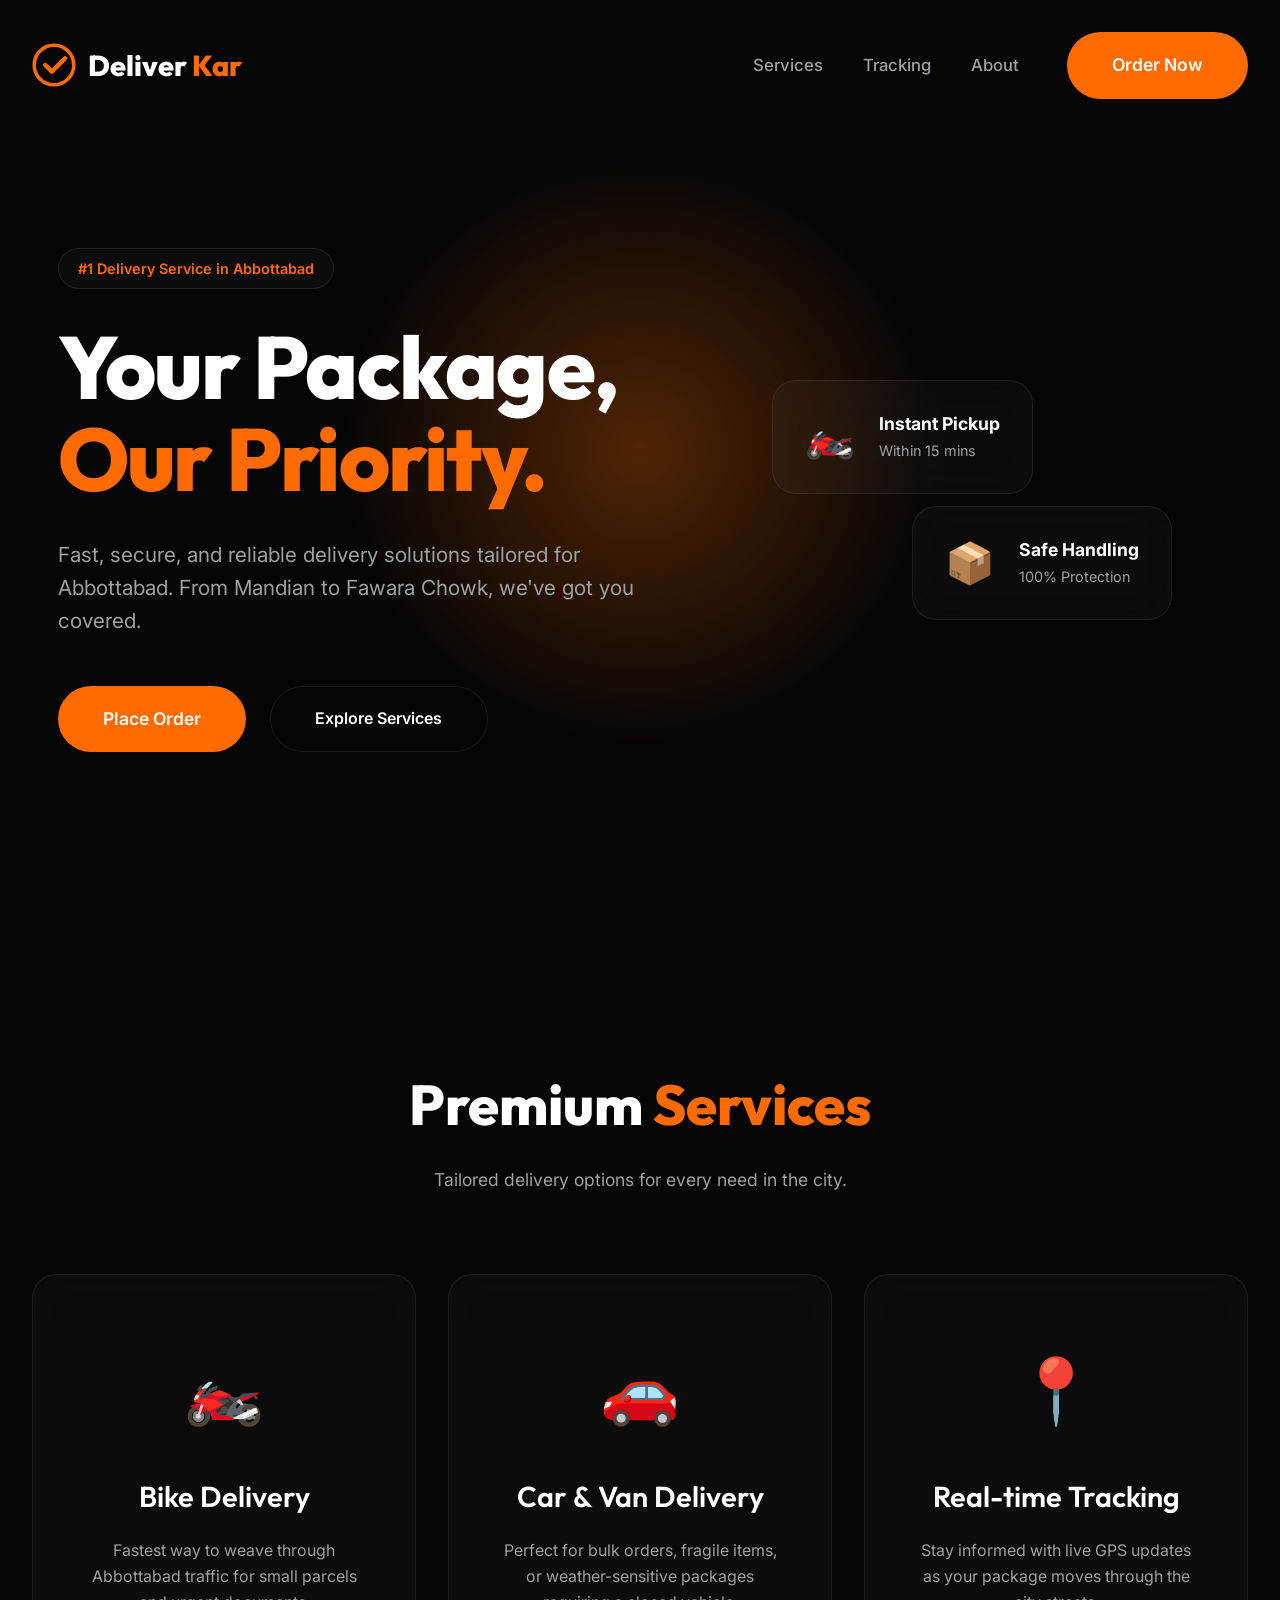
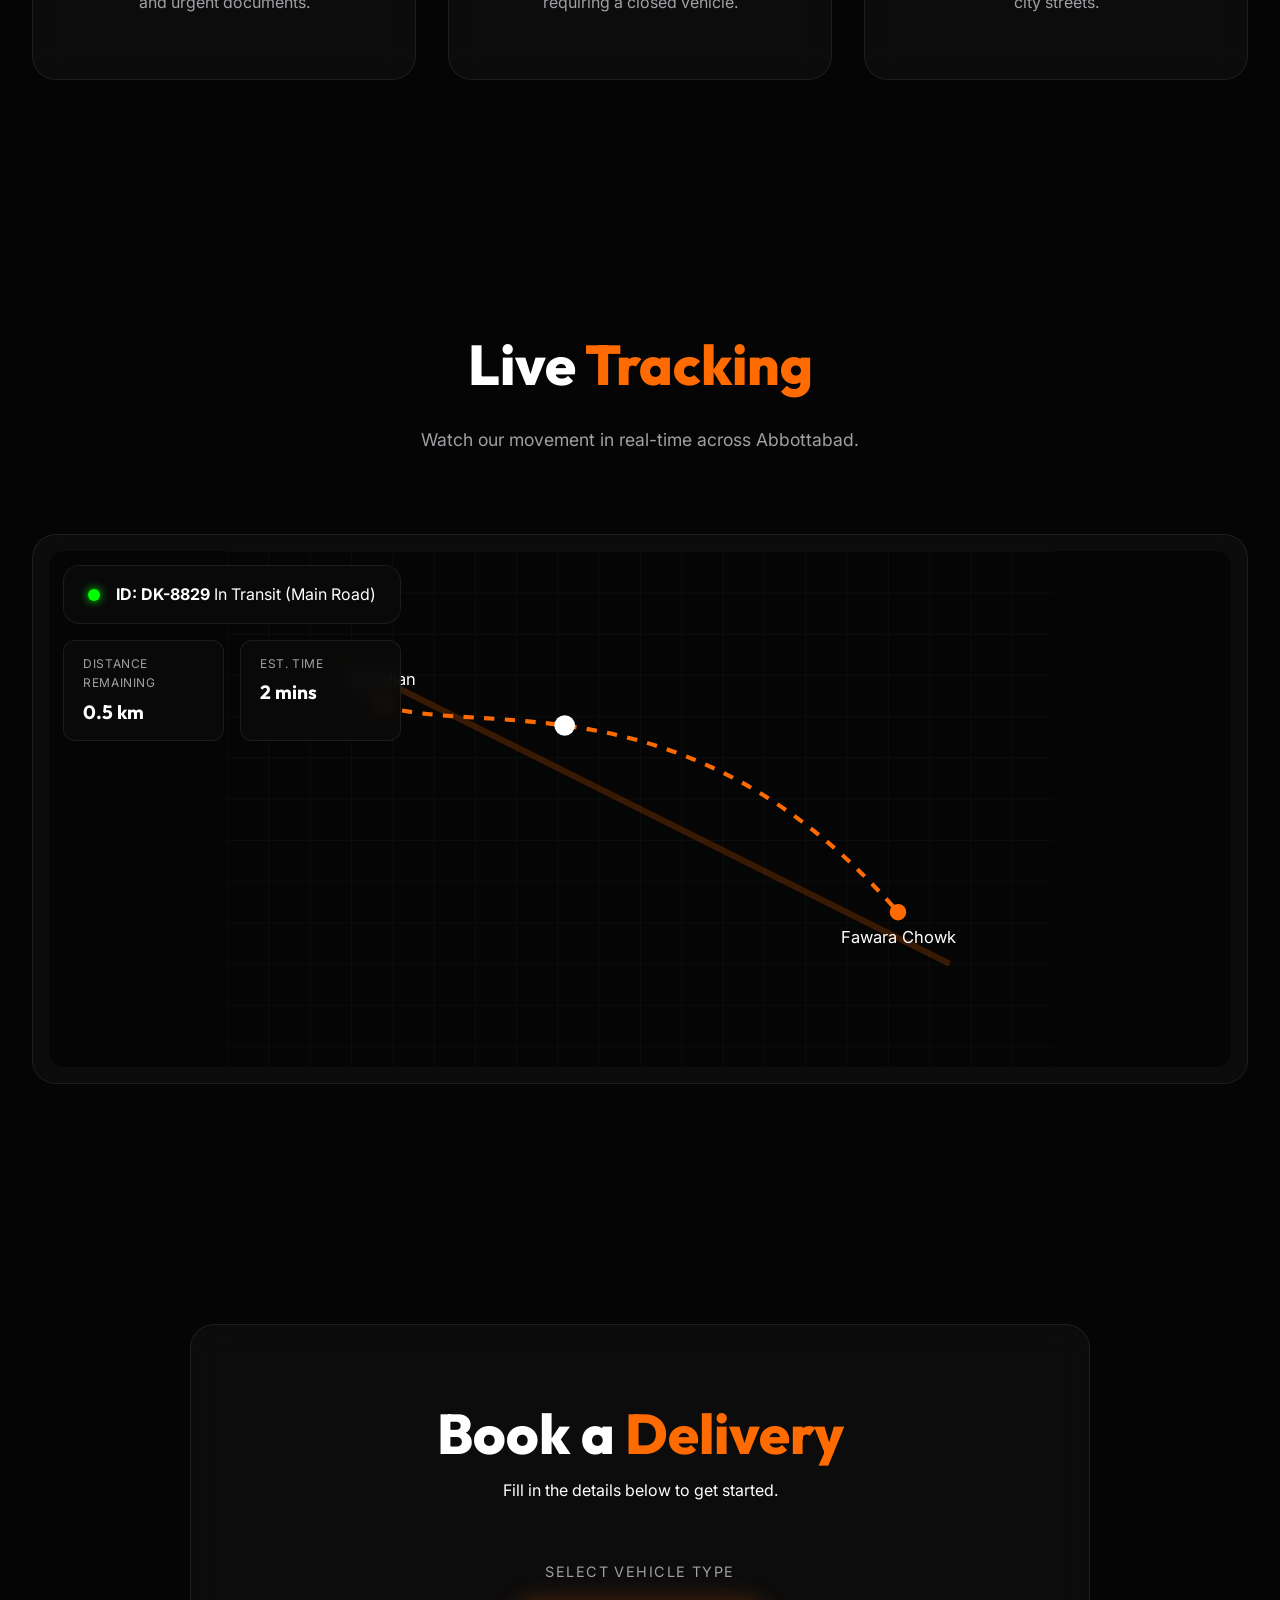
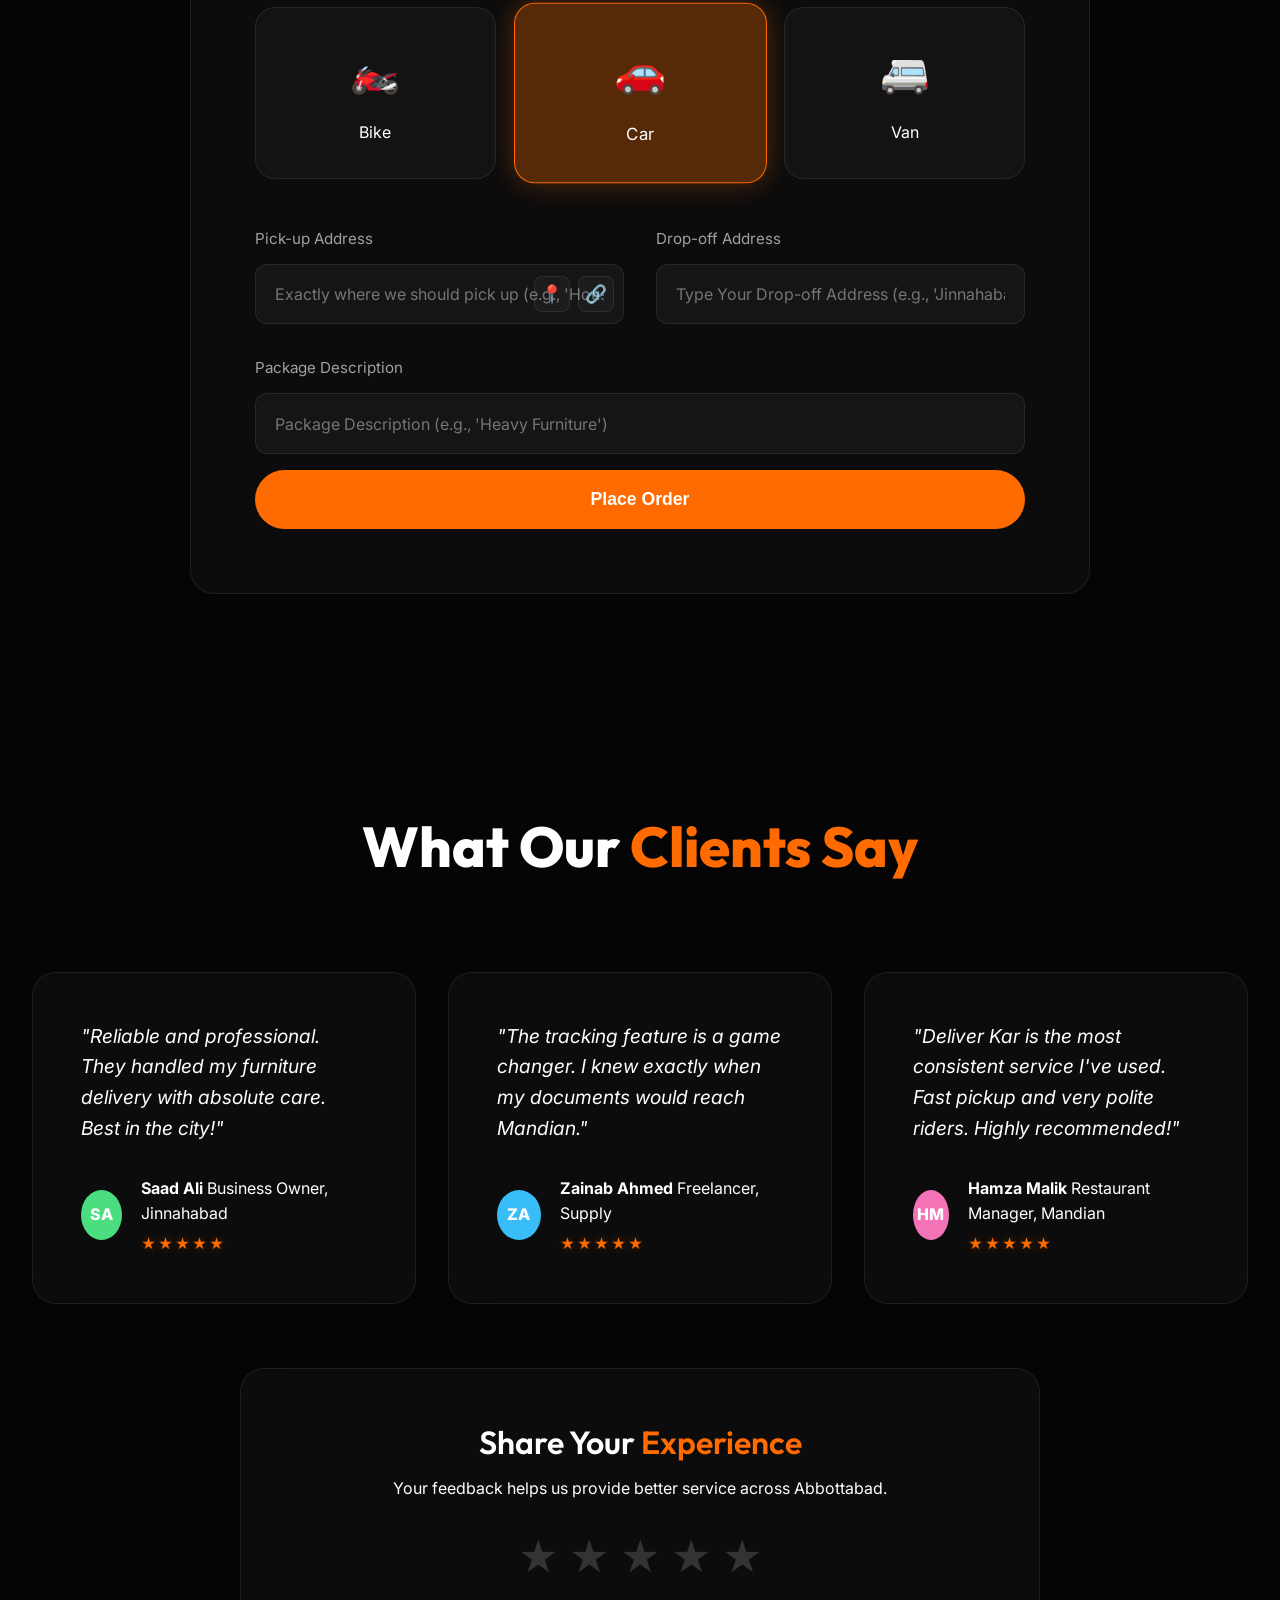
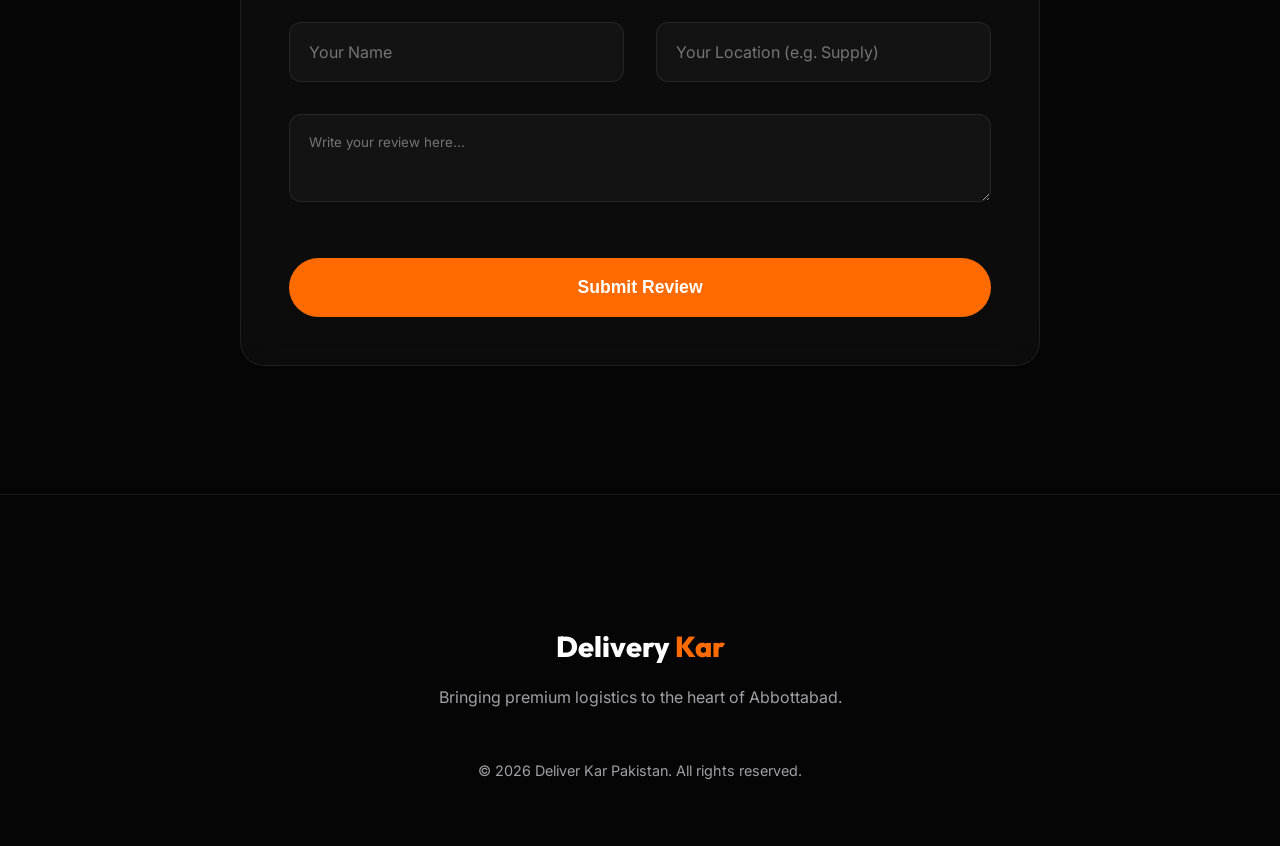
<file: index.html>
<!DOCTYPE html>
<html lang="en">

<head>
    <meta charset="UTF-8">
    <meta name="viewport" content="width=device-width, initial-scale=1.0">
    <title>Deliver Kar | Premium Logistics in Abbottabad</title>
    <meta name="description"
        content="Abbottabad's premium delivery service. Bike, Car, and Van delivery with real-time tracking across the city.">
    <!-- Google Fonts -->
    <link rel="preconnect" href="https://fonts.googleapis.com">
    <link rel="preconnect" href="https://fonts.gstatic.com" crossorigin>
    <link
        href="https://fonts.googleapis.com/css2?family=Outfit:wght@300;400;600;800&family=Inter:wght@300;400;600&display=swap"
        rel="stylesheet">
    <link rel="stylesheet" href="index.css">
</head>

<body>

    <header id="header">
        <div class="container nav-container">
            <a href="#" class="logo">
                <div class="logo-box">
                    <svg class="logo-svg" viewBox="0 0 100 100" fill="none" xmlns="http://www.w3.org/2000/svg">
                        <circle cx="50" cy="50" r="45" stroke="#FF6B00" stroke-width="8" />
                        <path d="M30 50L45 65L75 35" stroke="#FF6B00" stroke-width="10" stroke-linecap="round"
                            stroke-linejoin="round" />
                    </svg>
                </div>
                <span>Deliver <span class="accent-text">Kar</span></span>
            </a>

            <nav class="desktop-nav">
                <ul class="nav-links">
                    <li><a href="#services">Services</a></li>
                    <li><a href="#tracking">Tracking</a></li>
                    <li><a href="#about">About</a></li>
                </ul>
                <a href="#booking" class="btn-primary">Order Now</a>
            </nav>

            <button class="mobile-menu-btn" aria-label="Toggle Menu">
                <div class="hamburger"></div>
            </button>
        </div>

        <!-- Mobile Dropdown -->
        <div class="mobile-nav-tray">
            <ul class="mobile-nav-links">
                <li><a href="#services">Services</a></li>
                <li><a href="#tracking">Tracking</a></li>
                <li><a href="#about">About</a></li>
                <li><a href="#booking" class="btn-primary">Order Now</a></li>
            </ul>
        </div>
    </header>

    <main>
        <!-- Hero Section -->
        <section class="hero">
            <div class="container hero-grid">
                <div class="hero-content">
                    <span class="badge">#1 Delivery Service in Abbottabad</span>
                    <h1>Your Package, <br><span class="accent-text">Our Priority.</span></h1>
                    <p>Fast, secure, and reliable delivery solutions tailored for Abbottabad. From Mandian to Fawara
                        Chowk, we've got you covered.</p>
                    <div class="hero-actions">
                        <a href="#booking" class="btn-primary">Place Order</a>
                        <a href="#services" class="btn-secondary">Explore Services</a>
                    </div>
                </div>
                <div class="hero-visual">
                    <div class="floating-card glass-card">
                        <div class="card-icon">🏍️</div>
                        <div class="card-text">
                            <strong>Instant Pickup</strong>
                            <span>Within 15 mins</span>
                        </div>
                    </div>
                    <div class="floating-card glass-card">
                        <div class="card-icon">📦</div>
                        <div class="card-text">
                            <strong>Safe Handling</strong>
                            <span>100% Protection</span>
                        </div>
                    </div>
                </div>
            </div>
        </section>

        <!-- Services Section -->
        <section id="services" class="services">
            <div class="container">
                <div class="section-header">
                    <h2 class="section-title">Premium <span class="accent-text">Services</span></h2>
                    <p>Tailored delivery options for every need in the city.</p>
                </div>
                <div class="services-grid">
                    <div class="service-box glass-card clickable-service" id="service-bike" data-service="bike">
                        <div class="service-icon-wrapper">🏍️</div>
                        <h3>Bike Delivery</h3>
                        <p>Fastest way to weave through Abbottabad traffic for small parcels and urgent documents.</p>
                    </div>
                    <div class="service-box glass-card clickable-service" id="service-car" data-service="car">
                        <div class="service-icon-wrapper">🚗</div>
                        <h3>Car & Van Delivery</h3>
                        <p>Perfect for bulk orders, fragile items, or weather-sensitive packages requiring a closed
                            vehicle.</p>
                    </div>
                    <div class="service-box glass-card clickable-service" id="service-tracking" data-service="tracking">
                        <div class="service-icon-wrapper">📍</div>
                        <h3>Real-time Tracking</h3>
                        <p>Stay informed with live GPS updates as your package moves through the city streets.</p>
                    </div>
                </div>
            </div>
        </section>

        <!-- Live Tracking Section -->
        <section id="tracking" class="live-tracking">
            <div class="container">
                <div class="section-header">
                    <h2 class="section-title">Live <span class="accent-text">Tracking</span></h2>
                    <p>Watch our movement in real-time across Abbottabad.</p>
                </div>
                <div class="map-container glass-card">
                    <div class="map-overlay">
                        <div class="map-header">
                            <div class="tracking-info">
                                <span class="status-indicator"></span>
                                <div>
                                    <strong>ID: <span id="track-id">DK-8829</span></strong>
                                    <span id="track-status">In Transit (Mandian → Fawara Chowk)</span>
                                </div>
                            </div>
                        </div>
                        <div class="tracking-dashboard">
                            <div class="metric-card">
                                <span class="metric-label">Distance Remaining</span>
                                <span class="metric-value"><span id="distance-val">4.2</span> km</span>
                            </div>
                            <div class="metric-card">
                                <span class="metric-label">Est. Time</span>
                                <span class="metric-value"><span id="time-val">12</span> mins</span>
                            </div>
                        </div>
                    </div>
                    <div class="map-canvas" id="abbottabad-map">
                        <!-- Stylized SVG Map of Abbottabad -->
                        <svg viewBox="0 0 800 500" class="city-map">
                            <!-- Background Grid -->
                            <pattern id="grid" width="40" height="40" patternUnits="userSpaceOnUse">
                                <path d="M 40 0 L 0 0 0 40" fill="none" stroke="rgba(255,255,255,0.05)"
                                    stroke-width="1" />
                            </pattern>
                            <rect width="100%" height="100%" fill="url(#grid)" />

                            <!-- Road Paths (Stylized) -->
                            <path class="road-path" d="M 100 100 L 700 400" stroke="rgba(255,107,0,0.2)"
                                stroke-width="6" fill="none" />
                            <path id="delivery-route" d="M 150 150 C 250 180, 450 120, 650 350" stroke="#FF6B00"
                                stroke-width="4" fill="none" stroke-dasharray="10,10" />

                            <!-- Landmarks -->
                            <g class="landmark" transform="translate(150, 150)">
                                <circle r="8" fill="#FF6B00" />
                                <text y="-20" text-anchor="middle" fill="white">Mandian</text>
                            </g>
                            <g class="landmark" transform="translate(650, 350)">
                                <circle r="8" fill="#FF6B00" />
                                <text y="30" text-anchor="middle" fill="white">Fawara Chowk</text>
                            </g>

                            <!-- Moving Delivery Icon -->
                            <circle class="moving-pkg" r="10" fill="white">
                                <animateMotion dur="10s" repeatCount="indefinite"
                                    path="M 150 150 C 250 180, 450 120, 650 350" />
                            </circle>
                        </svg>
                    </div>
                </div>
            </div>
        </section>

        <!-- Booking Form Section -->
        <section id="booking" class="booking-section">
            <div class="container">
                <div class="booking-wrapper glass-card">
                    <div class="booking-header">
                        <h2 class="section-title">Book a <span class="accent-text">Delivery</span></h2>
                        <p>Fill in the details below to get started.</p>
                    </div>

                    <form id="order-form" class="order-form">
                        <div class="vehicle-selection">
                            <label>Select Vehicle Type</label>
                            <div class="vehicle-options">
                                <div class="vehicle-card" data-vehicle="bike">
                                    <div class="v-icon">🏍️</div>
                                    <span>Bike</span>
                                </div>
                                <div class="vehicle-card active" data-vehicle="car">
                                    <div class="v-icon">🚗</div>
                                    <span>Car</span>
                                </div>
                                <div class="vehicle-card" data-vehicle="van">
                                    <div class="v-icon">🚐</div>
                                    <span>Van</span>
                                </div>
                            </div>
                        </div>

                        <div class="form-grid">
                            <div class="form-group">
                                <label for="pickup">Pick-up Address</label>
                                <div class="input-with-action">
                                    <input type="text" id="pickup"
                                        placeholder="Exactly where we should pick up (e.g., 'House #12, St 3, Supply')"
                                        required>
                                    <div class="input-actions">
                                        <button type="button" id="get-location" class="input-action-btn"
                                            title="Use Current Location">📍</button>
                                        <button type="button" id="share-address" class="input-action-btn"
                                            title="Share Address">🔗</button>
                                    </div>
                                </div>
                            </div>
                            <div class="form-group">
                                <label for="dropoff">Drop-off Address</label>
                                <input type="text" id="dropoff"
                                    placeholder="Type Your Drop-off Address (e.g., 'Jinnahabad')" required>
                            </div>
                            <div class="form-group full-width">
                                <label for="description">Package Description</label>
                                <input type="text" id="description"
                                    placeholder="Package Description (e.g., 'Heavy Furniture')" required>
                            </div>
                        </div>

                        <button type="submit" class="btn-primary btn-large">Place Order</button>
                    </form>
                </div>
            </div>
        </section>

        <!-- Testimonials -->
        <section class="testimonials">
            <div class="container">
                <div class="section-header">
                    <h2 class="section-title">What Our <span class="accent-text">Clients Say</span></h2>
                </div>
                <div class="testimonials-grid">
                    <div class="testimonial-card glass-card">
                        <p>"Reliable and professional. They handled my furniture delivery with absolute care. Best in
                            the city!"</p>
                        <div class="user-meta">
                            <div class="user-avatar" style="background: #4ade80;">SA</div>
                            <div>
                                <strong>Saad Ali</strong>
                                <span>Business Owner, Jinnahabad</span>
                                <div class="static-stars">★★★★★</div>
                            </div>
                        </div>
                    </div>
                    <div class="testimonial-card glass-card">
                        <p>"The tracking feature is a game changer. I knew exactly when my documents would reach
                            Mandian."</p>
                        <div class="user-meta">
                            <div class="user-avatar" style="background: #38bdf8;">ZA</div>
                            <div>
                                <strong>Zainab Ahmed</strong>
                                <span>Freelancer, Supply</span>
                                <div class="static-stars">★★★★★</div>
                            </div>
                        </div>
                    </div>
                    <div class="testimonial-card glass-card">
                        <p>"Deliver Kar is the most consistent service I've used. Fast pickup and very polite riders.
                            Highly recommended!"</p>
                        <div class="user-meta">
                            <div class="user-avatar" style="background: #f472b6;">HM</div>
                            <div>
                                <strong>Hamza Malik</strong>
                                <span>Restaurant Manager, Mandian</span>
                                <div class="static-stars">★★★★★</div>
                            </div>
                        </div>
                    </div>
                </div>

                <!-- Add Review Section -->
                <div class="add-review-section">
                    <div class="review-box glass-card">
                        <h3>Share Your <span class="accent-text">Experience</span></h3>
                        <p>Your feedback helps us provide better service across Abbottabad.</p>

                        <form id="review-form">
                            <div id="star-rating" class="star-rating">
                                <span class="star" data-rating="1">★</span>
                                <span class="star" data-rating="2">★</span>
                                <span class="star" data-rating="3">★</span>
                                <span class="star" data-rating="4">★</span>
                                <span class="star" data-rating="5">★</span>
                            </div>

                            <div class="form-grid">
                                <div class="form-group">
                                    <input type="text" id="review-name" placeholder="Your Name" required>
                                </div>
                                <div class="form-group">
                                    <input type="text" id="review-location" placeholder="Your Location (e.g. Supply)"
                                        required>
                                </div>
                                <div class="form-group full-width">
                                    <textarea id="review-text" rows="3" placeholder="Write your review here..."
                                        required></textarea>
                                </div>
                            </div>

                            <button type="submit" class="btn-primary btn-large">Submit Review</button>
                        </form>

                        <div id="review-success" class="review-success-msg" style="display: none;">
                            <div class="success-icon">✨</div>
                            <h4>Thank You!</h4>
                            <p>Your review has been submitted successfully.</p>
                        </div>
                    </div>
                </div>
            </div>
        </section>
    </main>

    <footer>
        <div class="container footer-grid">
            <div class="footer-brand">
                <a href="#" class="logo">
                    <span>Delivery <span class="accent-text">Kar</span></span>
                </a>
                <p>Bringing premium logistics to the heart of Abbottabad.</p>
            </div>
            <div class="footer-bottom">
                <p>&copy; 2026 Deliver Kar Pakistan. All rights reserved.</p>
            </div>
        </div>
    </footer>

    <!-- Service Modal -->
    <div id="service-modal" class="modal">
        <div class="modal-overlay"></div>
        <div class="modal-content glass-card">
            <button class="close-modal" aria-label="Close Modal">&times;</button>
            <div class="modal-inner">
                <div class="modal-icon-header" id="modal-icon">🏍️</div>
                <h2 id="modal-title" class="section-title">Service Name</h2>
                <div id="modal-body" class="modal-body">
                    <!-- Dynamic Content -->
                </div>
                <div id="tracker-input-flow" class="tracker-input-container" style="display: none;">
                    <div class="input-glow-wrapper">
                        <input type="text" id="order-id-input" placeholder="Enter Order ID (e.g., DK-8829)"
                            maxlength="10">
                        <div class="input-line"></div>
                    </div>
                    <p class="input-hint">Enter your 10-digit ID to begin live tracking.</p>
                </div>
                <div class="modal-footer">
                    <button class="btn-primary" id="modal-action-btn">Book This Service</button>
                    <button class="btn-primary" id="modal-track-btn" style="display: none;">Track Now</button>
                </div>
            </div>
        </div>
    </div>

    <script src="script.js"></script>
</body>

</html>
</file>
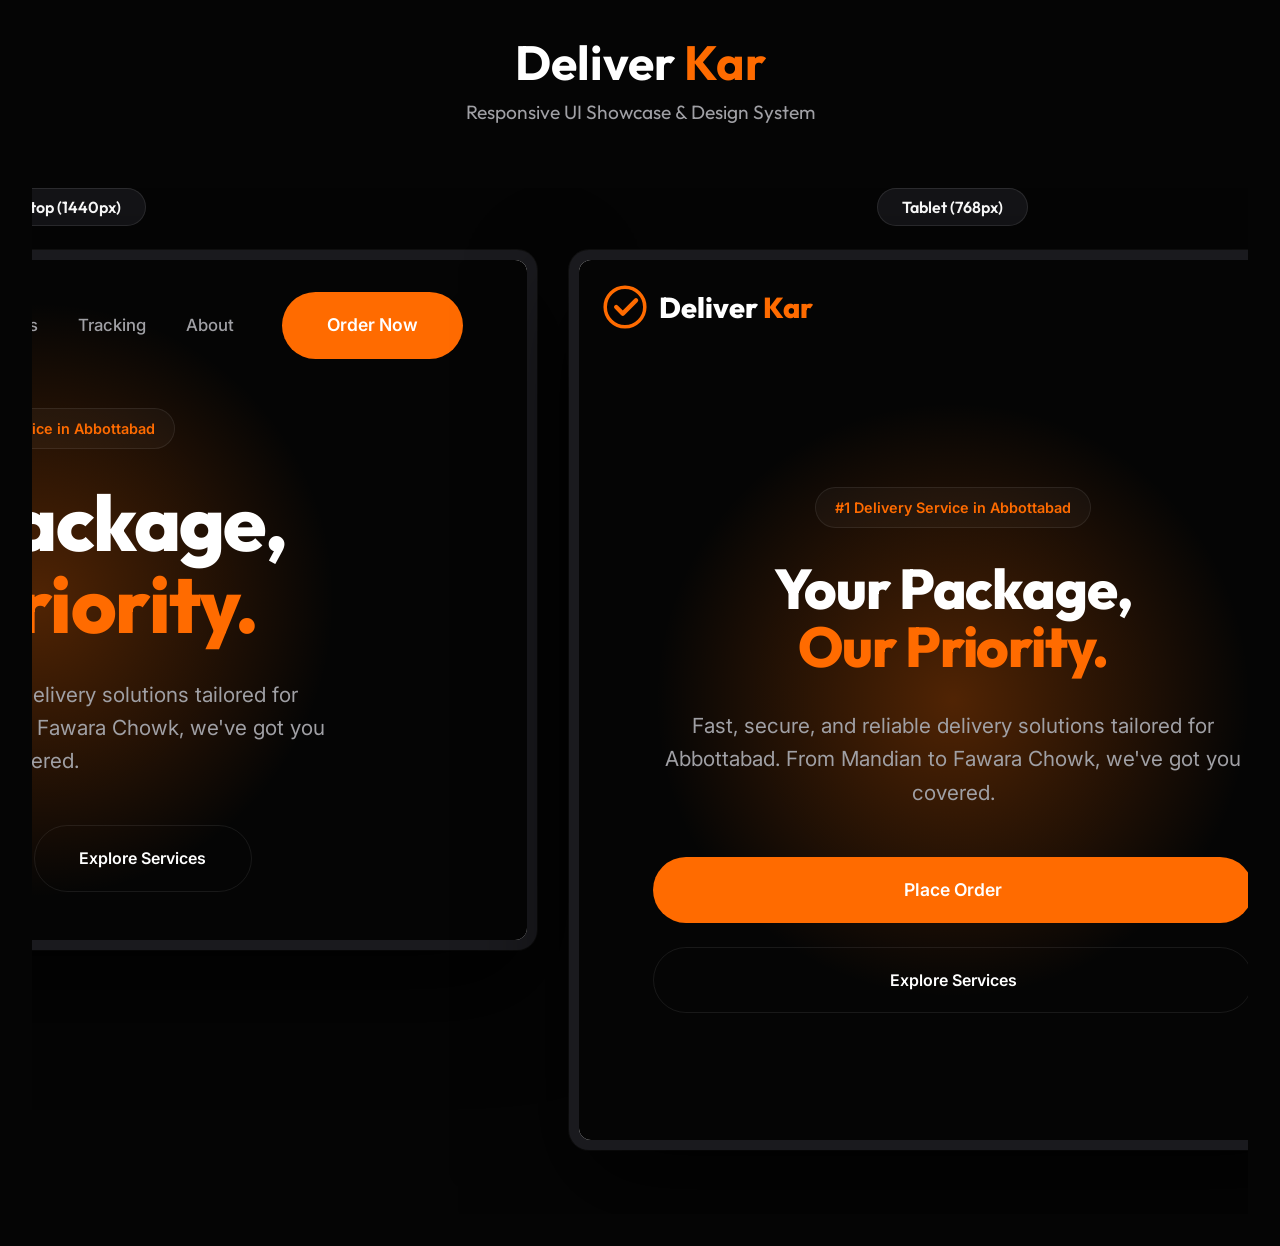
<file: showcase.html>
<!DOCTYPE html>
<html lang="en">

<head>
    <meta charset="UTF-8">
    <meta name="viewport" content="width=device-width, initial-scale=1.0">
    <title>Deliver Kar | UI Showcase</title>
    <link href="https://fonts.googleapis.com/css2?family=Outfit:wght@400;700&display=swap" rel="stylesheet">
    <style>
        :root {
            --bg: #050505;
            --accent: #FF6B00;
            --card: #141417;
            --text: #ffffff;
        }

        * {
            margin: 0;
            padding: 0;
            box-sizing: border-box;
        }

        body {
            background-color: var(--bg);
            color: var(--text);
            font-family: 'Outfit', sans-serif;
            overflow-x: hidden;
            padding: 2rem;
        }

        header {
            text-align: center;
            margin-bottom: 4rem;
        }

        h1 {
            font-size: 3rem;
            margin-bottom: 0.5rem;
        }

        p {
            color: #a0a0a5;
            font-size: 1.2rem;
        }

        .showcase-grid {
            display: flex;
            gap: 2rem;
            justify-content: center;
            align-items: flex-start;
            flex-wrap: nowrap;
            overflow-x: auto;
            padding-bottom: 4rem;
        }

        .device-wrapper {
            display: flex;
            flex-direction: column;
            gap: 1.5rem;
            align-items: center;
        }

        .device-label {
            background: var(--card);
            padding: 0.5rem 1.5rem;
            border-radius: 100px;
            border: 1px solid rgba(255, 255, 255, 0.1);
            font-weight: 600;
        }

        .iframe-container {
            background: #1a1a1e;
            border-radius: 20px;
            padding: 10px;
            box-shadow: 0 40px 100px rgba(0, 0, 0, 0.8), 0 0 0 1px rgba(255, 255, 255, 0.05);
            position: relative;
        }

        /* Responsive Framing */
        .desktop {
            width: 1000px;
            height: 700px;
        }

        .tablet {
            width: 768px;
            height: 900px;
        }

        .mobile {
            width: 375px;
            height: 750px;
        }

        iframe {
            width: 100%;
            height: 100%;
            border: none;
            border-radius: 12px;
            background: white;
        }

        /* Scrollbar styling */
        .showcase-grid::-webkit-scrollbar {
            height: 8px;
        }

        .showcase-grid::-webkit-scrollbar-track {
            background: var(--bg);
        }

        .showcase-grid::-webkit-scrollbar-thumb {
            background: var(--card);
            border-radius: 4px;
        }
    </style>
</head>

<body>
    <header>
        <h1>Deliver <span style="color:var(--accent)">Kar</span></h1>
        <p>Responsive UI Showcase & Design System</p>
    </header>

    <div class="showcase-grid">
        <!-- Desktop View -->
        <div class="device-wrapper">
            <div class="device-label">Wide Desktop (1440px)</div>
            <div class="iframe-container desktop">
                <iframe src="index.html" title="Desktop View"></iframe>
            </div>
        </div>

        <!-- Tablet View -->
        <div class="device-wrapper">
            <div class="device-label">Tablet (768px)</div>
            <div class="iframe-container tablet">
                <iframe src="index.html" title="Tablet View"></iframe>
            </div>
        </div>

        <!-- Mobile View -->
        <div class="device-wrapper">
            <div class="device-label">Mobile (375px)</div>
            <div class="iframe-container mobile">
                <iframe src="index.html" title="Mobile View"></iframe>
            </div>
        </div>
    </div>
</body>

</html>
</file>
<file: index.css>
:root {
    --primary: #FF6B00;
    --primary-light: #FF8533;
    --primary-glow: rgba(255, 107, 0, 0.3);
    --bg-darker: #050505;
    --bg-dark: #0A0A0B;
    --bg-card: #141417;
    --text-main: #FFFFFF;
    --text-muted: #A0A0A5;
    --glass: rgba(255, 255, 255, 0.03);
    --glass-border: rgba(255, 255, 255, 0.08);
    --transition: all 0.4s cubic-bezier(0.16, 1, 0.3, 1);
    --modal-glow: rgba(255, 107, 0, 0.6);
}

/* Base Styles */
* {
    margin: 0;
    padding: 0;
    box-sizing: border-box;
}

html {
    scroll-behavior: smooth;
}

body {
    font-family: 'Inter', sans-serif;
    background-color: var(--bg-darker);
    color: var(--text-main);
    line-height: 1.6;
    overflow-x: hidden;
}

h1,
h2,
h3,
.logo {
    font-family: 'Outfit', sans-serif;
}

.container {
    max-width: 1300px;
    margin: 0 auto;
    padding: 0 2rem;
}

.user-meta i {
    color: var(--primary);
}

.static-stars {
    color: var(--primary);
    font-size: 0.9rem;
    letter-spacing: 2px;
    margin-top: 5px;
    text-shadow: 0 0 10px var(--primary-glow);
}

.glass-card {
    background: var(--glass);
    backdrop-filter: blur(20px);
    -webkit-backdrop-filter: blur(20px);
    border: 1px solid var(--glass-border);
    border-radius: 24px;
    transition: var(--transition);
}

.accent-text {
    color: var(--primary) !important;
}

/* Typography */
h1,
h2,
h3 {
    color: white;
}

h1 {
    font-size: clamp(3rem, 8vw, 5.5rem);
    font-weight: 800;
    line-height: 1.05;
    letter-spacing: -0.02em;
}

h2 {
    font-size: clamp(2rem, 5vw, 3.5rem);
    font-weight: 800;
}

h3 {
    font-size: 1.8rem;
    font-weight: 600;
}

/* Buttons */
.btn-primary {
    display: inline-block;
    padding: 1.2rem 2.8rem;
    background: var(--primary);
    color: white;
    text-decoration: none;
    border-radius: 100px;
    font-weight: 600;
    font-size: 1.1rem;
    transition: var(--transition);
    border: none;
    cursor: pointer;
    text-align: center;
}

.btn-primary:hover {
    background: var(--primary-light);
    transform: translateY(-4px);
    box-shadow: 0 20px 40px var(--primary-glow);
}

.btn-secondary {
    display: inline-block;
    padding: 1.2rem 2.8rem;
    background: transparent;
    color: white;
    text-decoration: none;
    border-radius: 100px;
    font-weight: 600;
    border: 1px solid var(--glass-border);
    transition: var(--transition);
}

.btn-secondary:hover {
    background: var(--glass);
    border-color: var(--primary);
}

.btn-large {
    width: 100%;
    margin-top: 1rem;
}

/* Header */
header {
    position: fixed;
    top: 0;
    left: 0;
    width: 100%;
    z-index: 1000;
    padding: 2rem 0;
    transition: var(--transition);
}

header.scrolled {
    padding: 1rem 0;
    background: rgba(5, 5, 5, 0.85);
    backdrop-filter: blur(20px);
    border-bottom: 1px solid var(--glass-border);
}

.nav-container {
    display: flex;
    justify-content: space-between;
    align-items: center;
}

.logo {
    display: flex;
    align-items: center;
    gap: 12px;
    text-decoration: none;
    color: white;
    font-size: 1.8rem;
    font-weight: 800;
}

.logo-box {
    width: 44px;
    height: 44px;
}

.desktop-nav {
    display: flex;
    align-items: center;
    gap: 3rem;
}

.nav-links {
    display: flex;
    gap: 2.5rem;
    list-style: none;
}

.nav-links a {
    text-decoration: none;
    color: var(--text-muted);
    font-weight: 500;
    transition: var(--transition);
    font-size: 1.05rem;
}

.nav-links a:hover {
    color: var(--primary);
}

/* Mobile Menu */
.mobile-menu-btn {
    display: none;
    background: none;
    border: none;
    cursor: pointer;
    padding: 10px;
}

.hamburger {
    width: 28px;
    height: 2px;
    background: white;
    position: relative;
    transition: var(--transition);
}

.hamburger::before,
.hamburger::after {
    content: '';
    position: absolute;
    width: 100%;
    height: 2px;
    background: white;
    left: 0;
    transition: var(--transition);
}

.hamburger::before {
    top: -8px;
}

.hamburger::after {
    bottom: -8px;
}

.mobile-nav-tray {
    position: fixed;
    top: 0;
    right: -100%;
    width: 80%;
    height: 100vh;
    background: var(--bg-dark);
    z-index: 999;
    padding: 8rem 2rem;
    transition: 0.5s cubic-bezier(0.16, 1, 0.3, 1);
}

.mobile-nav-tray.active {
    right: 0;
    box-shadow: -20px 0 60px rgba(0, 0, 0, 0.5);
}

.mobile-nav-links {
    list-style: none;
    display: flex;
    flex-direction: column;
    gap: 2rem;
}

.mobile-nav-links a {
    text-decoration: none;
    color: white;
    font-size: 2rem;
    font-weight: 700;
    transition: var(--transition);
}

.mobile-nav-links a:hover {
    color: var(--primary);
    text-shadow: 0 0 20px var(--primary-glow);
    padding-left: 10px;
}

/* Hero Section */
.hero {
    min-height: 100vh;
    display: flex;
    align-items: center;
    padding-top: 100px;
    position: relative;
}

.hero::after {
    content: '';
    position: absolute;
    width: 600px;
    height: 600px;
    background: radial-gradient(circle, var(--primary-glow) 0%, transparent 70%);
    top: 50%;
    left: 50%;
    transform: translate(-50%, -50%);
    z-index: -1;
    pointer-events: none;
}

.hero-grid {
    display: grid;
    grid-template-columns: 1.2fr 1fr;
    gap: 4rem;
    align-items: center;
}

.badge {
    display: inline-block;
    padding: 0.5rem 1.2rem;
    background: var(--glass);
    border: 1px solid var(--glass-border);
    border-radius: 100px;
    font-size: 0.9rem;
    font-weight: 600;
    color: var(--primary);
    margin-bottom: 2rem;
}

.hero-content p {
    font-size: 1.3rem;
    color: var(--text-muted);
    margin: 2rem 0 3rem;
    max-width: 600px;
}

.hero-actions {
    display: flex;
    gap: 1.5rem;
}

.hero-visual {
    position: relative;
    height: 400px;
}

.floating-card {
    position: absolute;
    padding: 1.5rem 2rem;
    display: flex;
    align-items: center;
    gap: 1.5rem;
    animation: float 6s ease-in-out infinite;
}

.floating-card:nth-child(1) {
    top: 20%;
    left: 10%;
}

.floating-card:nth-child(2) {
    bottom: 20%;
    right: 10%;
    animation-delay: -3s;
}

.card-icon {
    font-size: 2.5rem;
}

.card-text strong {
    display: block;
    font-size: 1.1rem;
}

.card-text span {
    color: var(--text-muted);
    font-size: 0.9rem;
}

@keyframes float {

    0%,
    100% {
        transform: translateY(0);
    }

    50% {
        transform: translateY(-20px);
    }
}

/* Services */
.services {
    padding: 10rem 0;
}

.section-header {
    text-align: center;
    margin-bottom: 5rem;
}

.section-header p {
    color: var(--text-muted);
    margin-top: 1rem;
    font-size: 1.1rem;
}

.services-grid {
    display: grid;
    grid-template-columns: repeat(3, 1fr);
    gap: 2rem;
}

.service-box {
    padding: 4rem 3rem;
    text-align: center;
    transition: var(--transition);
    cursor: default;
}

.service-box.clickable-service {
    cursor: pointer;
    position: relative;
    overflow: hidden;
}

.service-box.clickable-service:hover {
    transform: translateY(-15px) scale(1.02);
    border-color: var(--primary);
    box-shadow: 0 20px 40px var(--primary-glow), 0 0 20px var(--primary-glow);
    background: rgba(255, 255, 255, 0.08);
}

.service-box.clickable-service:hover .service-icon-wrapper {
    animation: iconBounce 0.6s ease infinite alternate;
}

@keyframes iconBounce {
    from {
        transform: translateY(0);
    }

    to {
        transform: translateY(-10px);
    }
}

.service-box.clickable-service::after {
    content: 'View Details';
    position: absolute;
    bottom: -40px;
    left: 50%;
    transform: translateX(-50%);
    background: var(--primary);
    color: white;
    padding: 6px 16px;
    border-radius: 100px;
    font-size: 0.8rem;
    font-weight: 600;
    transition: var(--transition);
    opacity: 0;
}

.service-box.clickable-service:hover::after {
    bottom: 20px;
    opacity: 1;
}

.service-icon-wrapper {
    font-size: 4rem;
    margin-bottom: 2rem;
}

.service-box h3 {
    margin-bottom: 1.2rem;
}

.service-box p {
    color: var(--text-muted);
}

/* Live Tracking */
.live-tracking {
    padding: 5rem 0 10rem;
}

.map-container {
    padding: 1rem;
    height: 550px;
    position: relative;
    overflow: hidden;
}

.map-overlay {
    position: absolute;
    top: 30px;
    left: 30px;
    z-index: 2;
}

.tracking-info {
    background: rgba(10, 10, 11, 0.9);
    backdrop-filter: blur(10px);
    padding: 1rem 1.5rem;
    border-radius: 16px;
    border: 1px solid var(--glass-border);
    display: flex;
    align-items: center;
    gap: 1rem;
}

.status-indicator {
    width: 12px;
    height: 12px;
    background: #00FF00;
    border-radius: 50%;
    box-shadow: 0 0 10px #00FF00;
    animation: blink 2s infinite;
}

@keyframes blink {

    0%,
    100% {
        opacity: 1;
    }

    50% {
        opacity: 0.3;
    }
}

.tracking-dashboard {
    display: flex;
    gap: 1rem;
    margin-top: 1rem;
}

.metric-card {
    background: rgba(10, 10, 11, 0.9);
    backdrop-filter: blur(10px);
    padding: 0.8rem 1.2rem;
    border-radius: 12px;
    border: 1px solid var(--glass-border);
    flex: 1;
    min-width: 140px;
    animation: slideUp 0.5s ease backwards;
}

.metric-card:nth-child(2) {
    animation-delay: 0.1s;
}

.metric-label {
    display: block;
    font-size: 0.75rem;
    color: var(--text-muted);
    text-transform: uppercase;
    letter-spacing: 0.05em;
    margin-bottom: 4px;
}

.metric-value {
    font-size: 1.2rem;
    font-weight: 700;
    font-family: 'Outfit', sans-serif;
}

@keyframes slideUp {
    from {
        opacity: 0;
        transform: translateY(10px);
    }

    to {
        opacity: 1;
        transform: translateY(0);
    }
}

.map-canvas {
    width: 100%;
    height: 100%;
    background: #050505;
    border-radius: 16px;
}

.city-map {
    width: 100%;
    height: 100%;
}

/* Booking Section */
.booking-section {
    padding: 5rem 0;
}

.booking-wrapper {
    padding: 4rem;
    max-width: 900px;
    margin: 0 auto;
}

.booking-header {
    text-align: center;
    margin-bottom: 3.5rem;
}

.vehicle-selection {
    margin-bottom: 3rem;
}

.vehicle-selection label {
    display: block;
    text-align: center;
    color: var(--text-muted);
    margin-bottom: 1.5rem;
    font-size: 0.9rem;
    text-transform: uppercase;
    letter-spacing: 0.1em;
}

.vehicle-options {
    display: grid;
    grid-template-columns: repeat(3, 1fr);
    gap: 1.5rem;
}

.vehicle-card {
    background: var(--glass);
    border: 1px solid var(--glass-border);
    border-radius: 20px;
    padding: 2rem;
    text-align: center;
    cursor: pointer;
    transition: var(--transition);
}

.vehicle-card .v-icon {
    font-size: 2.5rem;
    margin-bottom: 1rem;
}

.vehicle-card.active {
    background: var(--primary-glow);
    border-color: var(--primary);
    transform: scale(1.05);
    box-shadow: 0 0 25px var(--primary-glow);
}

.vehicle-card:hover {
    border-color: var(--primary);
    box-shadow: 0 0 20px var(--primary-glow);
    transform: translateY(-5px);
}

/* Input Actions Styles */
.input-with-action {
    position: relative;
    display: flex;
    align-items: center;
}

.input-with-action input {
    padding-right: 100px;
}

.input-actions {
    position: absolute;
    right: 10px;
    display: flex;
    gap: 8px;
}

.input-action-btn {
    background: var(--glass);
    border: 1px solid var(--glass-border);
    color: white;
    width: 36px;
    height: 36px;
    border-radius: 8px;
    display: flex;
    align-items: center;
    justify-content: center;
    cursor: pointer;
    transition: var(--transition);
    font-size: 1.1rem;
}

.input-action-btn:hover {
    background: var(--primary);
    border-color: var(--primary);
    box-shadow: 0 0 15px var(--primary-glow);
    transform: scale(1.1);
}


.form-grid {
    display: grid;
    grid-template-columns: 1fr 1fr;
    gap: 2rem;
}

.form-group.full-width {
    grid-column: span 2;
}

.form-group label {
    display: block;
    margin-bottom: 0.8rem;
    color: var(--text-muted);
    font-size: 0.95rem;
}

.form-group input {
    width: 100%;
    background: rgba(255, 255, 255, 0.04);
    border: 1px solid var(--glass-border);
    padding: 1.2rem;
    border-radius: 12px;
    color: white;
    font-family: inherit;
    font-size: 1rem;
    transition: var(--transition);
}

.form-group input:focus {
    outline: none;
    border-color: var(--primary);
    background: rgba(255, 255, 255, 0.08);
}

/* Testimonials */
.testimonials {
    padding: 8rem 0;
}

.testimonials-grid {
    display: grid;
    grid-template-columns: repeat(3, 1fr);
    gap: 2rem;
}

.testimonial-card {
    padding: 3rem;
    display: flex;
    flex-direction: column;
    justify-content: space-between;
    transition: var(--transition);
}

.testimonial-card:hover {
    transform: translateY(-10px);
    border-color: var(--primary);
    box-shadow: 0 15px 30px rgba(255, 107, 0, 0.1);
    background: rgba(255, 255, 255, 0.05);
}

.testimonial-card p {
    font-size: 1.2rem;
    margin-bottom: 2rem;
    font-style: italic;
}

.user-meta {
    display: flex;
    align-items: center;
    gap: 1.2rem;
}

.user-avatar {
    width: 50px;
    height: 50px;
    background: var(--primary);
    border-radius: 50%;
    display: flex;
    align-items: center;
    justify-content: center;
    font-weight: 800;
}

/* Footer */
footer {
    padding: 8rem 0 4rem;
    border-top: 1px solid var(--glass-border);
}

.footer-grid {
    display: flex;
    flex-direction: column;
    align-items: center;
    gap: 3rem;
}

.footer-brand {
    text-align: center;
    display: flex;
    flex-direction: column;
    align-items: center;
}

.footer-brand .logo {
    justify-content: center;
}


.footer-brand p {
    color: var(--text-muted);
    margin-top: 1rem;
}

.footer-bottom {
    color: var(--text-muted);
    font-size: 0.9rem;
}

/* RESPONSIVENESS */

@media (max-width: 1200px) {
    .container {
        padding: 0 4rem;
    }
}

@media (max-width: 1024px) {

    /* Tablet View */
    .hero-grid {
        grid-template-columns: 1fr;
        text-align: center;
    }

    .hero-content {
        margin: 0 auto;
    }

    .hero-actions {
        justify-content: center;
    }

    .hero-visual {
        display: none;
    }

    .services-grid {
        grid-template-columns: 1fr;
    }

    .testimonials-grid {
        grid-template-columns: repeat(2, 1fr);
    }

    .form-grid {
        grid-template-columns: 1fr;
    }

    .form-group.full-width {
        grid-column: span 1;
    }
}

@media (max-width: 768px) {

    /* Mobile View Adaptations */
    .container {
        padding: 0 1.5rem;
    }

    .desktop-nav {
        display: none;
    }

    .mobile-menu-btn {
        display: block;
    }

    header {
        padding: 1.5rem 0;
    }

    .hero h1 {
        font-size: 3.5rem;
    }

    .hero-actions {
        flex-direction: column;
    }

    .booking-wrapper {
        padding: 2.5rem 1.5rem;
    }

    .vehicle-options {
        grid-template-columns: 1fr;
    }

    .vehicle-card {
        padding: 1.5rem;
    }

    .map-container {
        height: 400px;
    }

    .map-overlay {
        top: 15px;
        left: 15px;
    }

    .tracking-info {
        font-size: 0.8rem;
        padding: 0.7rem 1rem;
    }

    .testimonials-grid {
        grid-template-columns: 1fr;
    }
}

/* Modal Styles */
.modal {
    position: fixed;
    top: 0;
    left: 0;
    width: 100%;
    height: 100%;
    z-index: 2000;
    display: flex;
    align-items: center;
    justify-content: center;
    opacity: 0;
    pointer-events: none;
    transition: var(--transition);
}

.modal.active {
    opacity: 1;
    pointer-events: auto;
}

.modal-overlay {
    position: absolute;
    top: 0;
    left: 0;
    width: 100%;
    height: 100%;
    background: rgba(0, 0, 0, 0.85);
    backdrop-filter: blur(10px);
}

.modal-content {
    position: relative;
    width: 95%;
    max-width: 600px;
    padding: 3.5rem;
    z-index: 2;
    transform: scale(0.8) translateY(20px);
    transition: all 0.5s cubic-bezier(0.34, 1.56, 0.64, 1);
}

.modal.active .modal-content {
    transform: scale(1) translateY(0);
    box-shadow: 0 0 80px var(--modal-glow);
}

.close-modal {
    position: absolute;
    top: 20px;
    right: 20px;
    background: var(--glass);
    border: 1px solid var(--glass-border);
    color: white;
    width: 40px;
    height: 40px;
    border-radius: 50%;
    font-size: 1.5rem;
    cursor: pointer;
    transition: var(--transition);
    display: flex;
    align-items: center;
    justify-content: center;
}

.close-modal:hover {
    background: var(--primary);
    border-color: var(--primary);
    transform: rotate(90deg);
}

.modal-inner {
    text-align: center;
}

.modal-icon-header {
    font-size: 5rem;
    margin-bottom: 1.5rem;
    animation: iconPulse 2s infinite ease-in-out;
}

@keyframes iconPulse {

    0%,
    100% {
        transform: scale(1);
        filter: drop-shadow(0 0 0px var(--primary));
    }

    50% {
        transform: scale(1.1);
        filter: drop-shadow(0 0 20px var(--primary));
    }
}

.modal-body {
    margin: 2rem 0;
    color: var(--text-muted);
    font-size: 1.1rem;
    text-align: left;
}

.modal-benefits {
    list-style: none;
    margin-top: 1.5rem;
}

.modal-benefits li {
    margin-bottom: 0.8rem;
    display: flex;
    align-items: center;
    gap: 12px;
}

.modal-benefits li::before {
    content: '✓';
    color: var(--primary);
    font-weight: 800;
}

.modal-footer {
    margin-top: 2.5rem;
}

/* Tracker Input Flow Styles */
.tracker-input-container {
    margin: 2rem 0;
    animation: slideUpFade 0.5s cubic-bezier(0.16, 1, 0.3, 1) forwards;
}

@keyframes slideUpFade {
    from {
        opacity: 0;
        transform: translateY(20px);
    }

    to {
        opacity: 1;
        transform: translateY(0);
    }
}

#modal-body {
    transition: opacity 0.3s ease;
}

.input-glow-wrapper {
    position: relative;
    margin-bottom: 1rem;
}

#order-id-input {
    width: 100%;
    background: rgba(255, 255, 255, 0.05);
    border: none;
    border-bottom: 2px solid var(--glass-border);
    padding: 1.5rem;
    color: white;
    font-size: 1.5rem;
    font-weight: 700;
    letter-spacing: 0.2em;
    text-align: center;
    text-transform: uppercase;
    transition: var(--transition);
}

#order-id-input:focus {
    outline: none;
    background: rgba(255, 107, 0, 0.1);
    border-bottom-color: var(--primary);
    box-shadow: 0 0 40px rgba(255, 107, 0, 0.4), 0 0 20px rgba(255, 107, 0, 0.2), inset 0 0 10px rgba(255, 107, 0, 0.3);
    transform: scale(1.02);
}

.input-line {
    position: absolute;
    bottom: 0;
    left: 50%;
    width: 0;
    height: 2px;
    background: var(--primary);
    transition: var(--transition);
    transform: translateX(-50%);
    box-shadow: 0 0 15px var(--primary);
}

#order-id-input:focus+.input-line {
    width: 100%;
}

.input-hint {
    font-size: 0.85rem;
    color: var(--text-muted);
}

/* Review Box Styles */
.add-review-section {
    margin-top: 4rem;
    display: flex;
    justify-content: center;
}

.review-box {
    width: 100%;
    max-width: 800px;
    padding: 3rem;
    text-align: center;
}

.review-box h3 {
    font-size: 2rem;
    margin-bottom: 0.5rem;
}

.star-rating {
    font-size: 2.5rem;
    color: #333;
    margin: 1.5rem 0;
    cursor: pointer;
    display: flex;
    justify-content: center;
    gap: 10px;
}

.star {
    transition: all 0.3s ease;
}

.star.hover,
.star.active {
    color: var(--primary);
    text-shadow: 0 0 15px var(--primary-glow);
    transform: scale(1.2);
}

.review-box .form-grid {
    margin: 2rem 0;
}

.review-box input,
.review-box textarea {
    width: 100%;
    background: rgba(255, 255, 255, 0.03);
    border: 1px solid var(--glass-border);
    padding: 1.2rem;
    color: white;
    border-radius: 12px;
    font-family: inherit;
    transition: var(--transition);
}

.review-box input:focus,
.review-box textarea:focus {
    outline: none;
    border-color: var(--primary);
    background: rgba(255, 107, 0, 0.05);
    box-shadow: 0 0 20px rgba(255, 107, 0, 0.1);
}

.review-success-msg {
    animation: slideUpFade 0.5s ease forwards;
}

.success-icon {
    font-size: 4rem;
    margin-bottom: 1rem;
}

@media (max-width: 768px) {
    .review-box {
        padding: 2rem 1.5rem;
    }

    .star-rating {
        font-size: 2rem;
    }
}

@media (max-width: 480px) {
    .modal-content {
        padding: 2.5rem 1.5rem;
    }

    .modal-icon-header {
        font-size: 3.5rem;
    }
}
</file>
